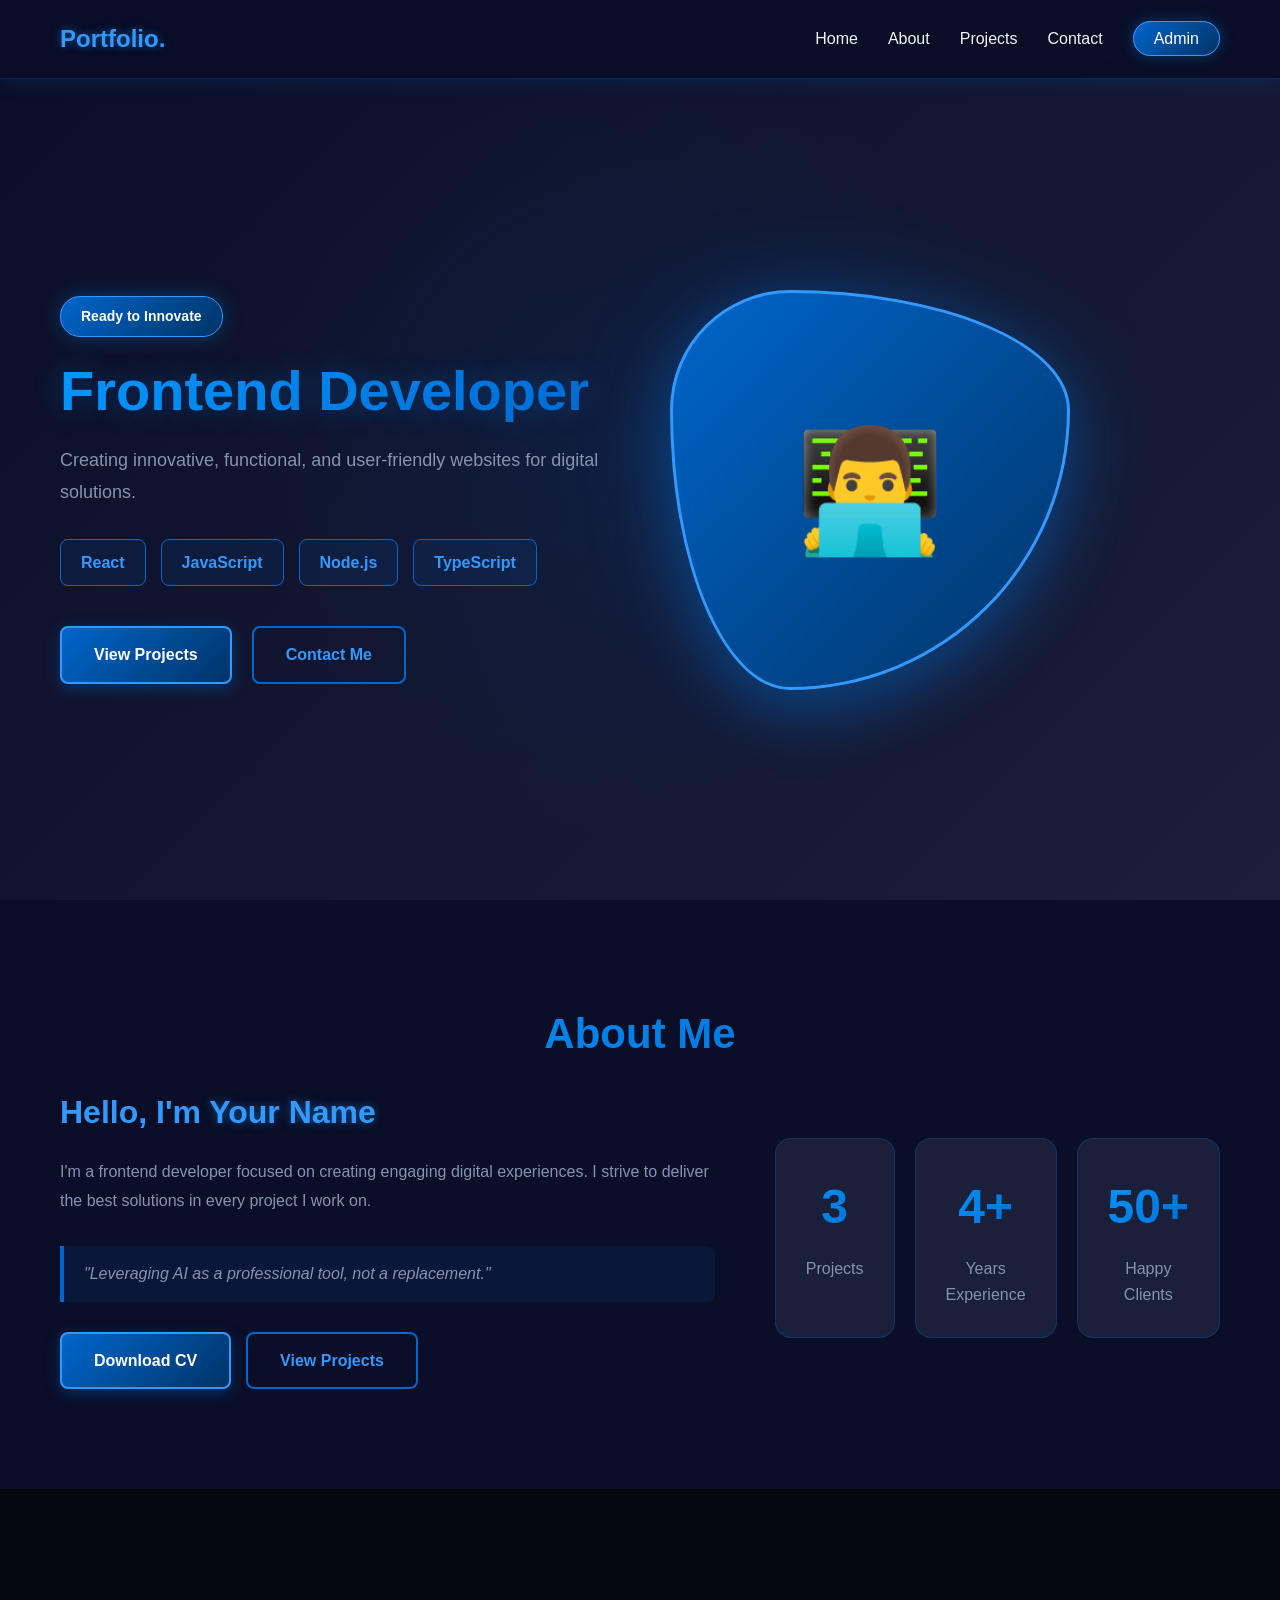
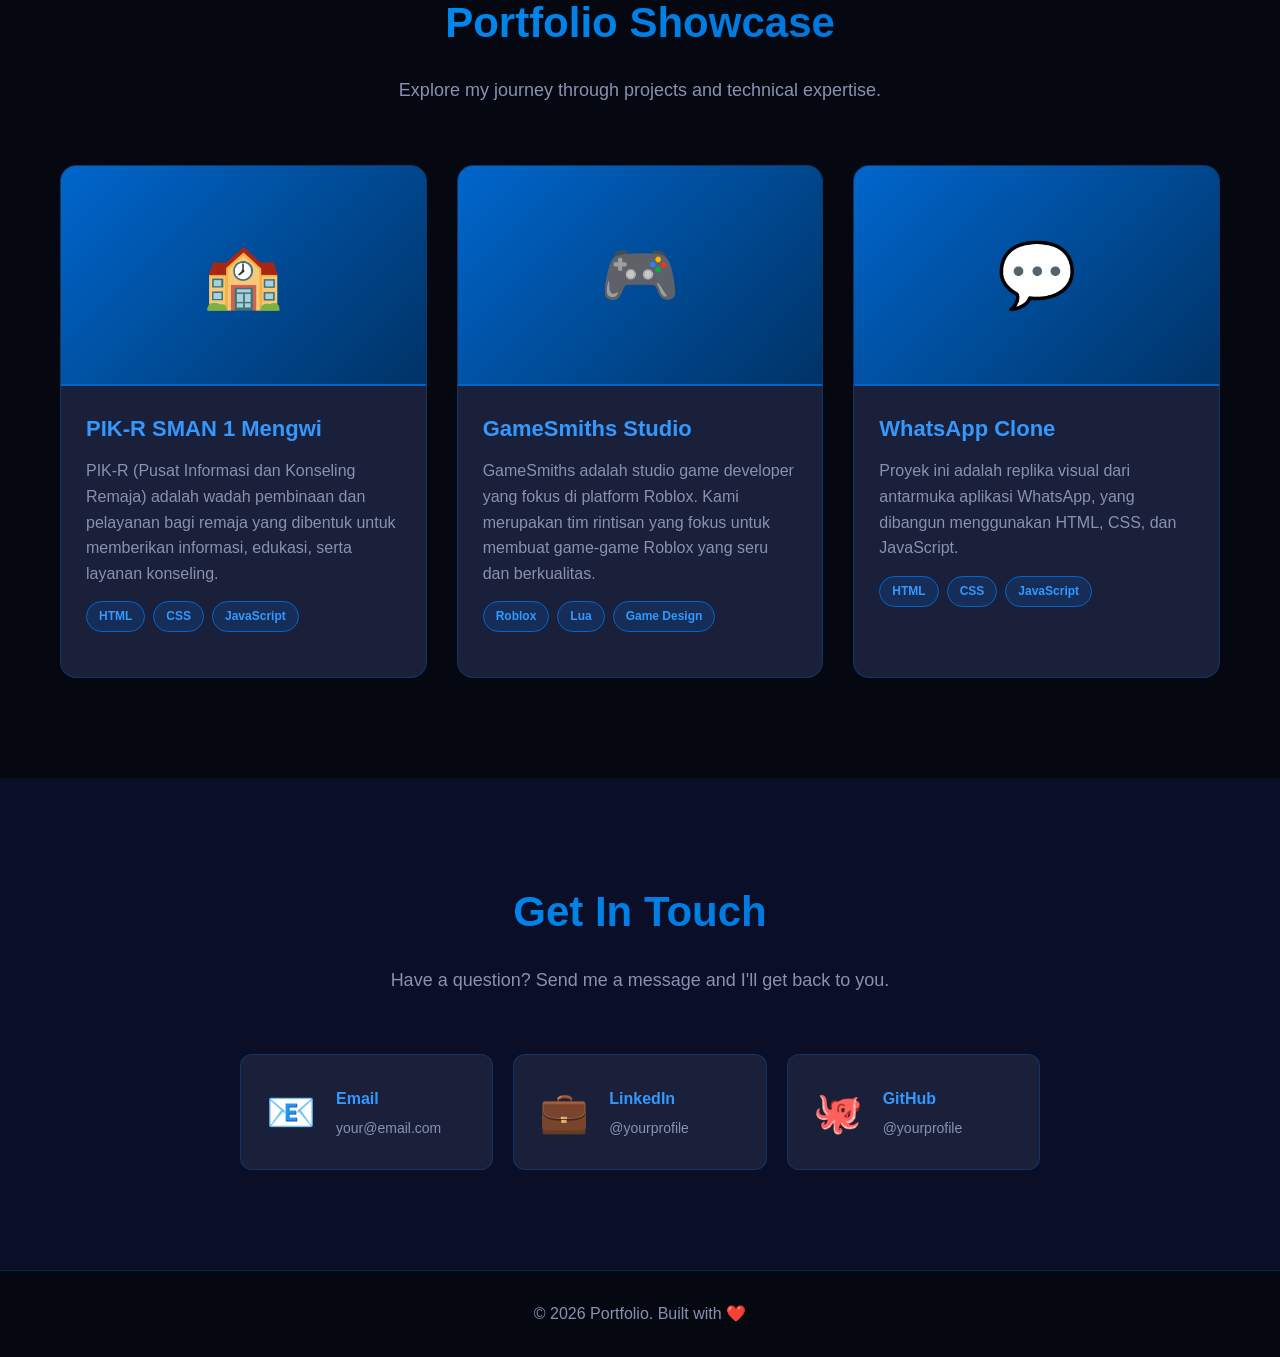
<file: index.html>
<!DOCTYPE html>
<html lang="ru">
<head>
  <meta charset="UTF-8">
  <meta name="viewport" content="width=device-width, initial-scale=1.0">
  <title>Portfolio - Frontend Developer</title>
  <link rel="stylesheet" href="style.css">
</head>
<body>
  <!-- Navigation -->
  <nav class="navbar">
    <div class="container">
      <a href="#" class="logo">Portfolio.</a>
      <ul class="nav-links">
        <li><a href="#home">Home</a></li>
        <li><a href="#about">About</a></li>
        <li><a href="#projects">Projects</a></li>
        <li><a href="#contact">Contact</a></li>
        <li><a href="admin.html" class="btn-admin">Admin</a></li>
      </ul>
      <div class="burger">
        <span></span><span></span><span></span>
      </div>
    </div>
  </nav>

  <!-- Hero Section -->
  <section id="home" class="hero">
    <div class="container">
      <div class="hero-content">
        <span class="greeting">Ready to Innovate</span>
        <h1 class="title">Frontend Developer</h1>
        <p class="subtitle">Creating innovative, functional, and user-friendly websites for digital solutions.</p>
        <div class="tech-stack">
          <span class="tech-item">React</span>
          <span class="tech-item">JavaScript</span>
          <span class="tech-item">Node.js</span>
          <span class="tech-item">TypeScript</span>
        </div>
        <div class="hero-buttons">
          <a href="#projects" class="btn btn-primary">View Projects</a>
          <a href="#contact" class="btn btn-secondary">Contact Me</a>
        </div>
      </div>
      <div class="hero-image">
        <div class="profile-placeholder">👨‍💻</div>
      </div>
    </div>
  </section>
  <!-- About Section -->
  <section id="about" class="about">
    <div class="container">
      <h2 class="section-title">About Me</h2>
      <div class="about-content">
        <div class="about-text">
          <h3>Hello, I'm <span class="highlight">Your Name</span></h3>
          <p>I'm a frontend developer focused on creating engaging digital experiences. I strive to deliver the best solutions in every project I work on.</p>
          <blockquote>"Leveraging AI as a professional tool, not a replacement."</blockquote>
          <div class="about-buttons">
            <a href="#" class="btn btn-primary">Download CV</a>
            <a href="#projects" class="btn btn-outline">View Projects</a>
          </div>
        </div>
        <div class="stats">
          <div class="stat-card">
            <h3 id="projectCount">0</h3>
            <p>Projects</p>
          </div>
          <div class="stat-card">
            <h3>4+</h3>
            <p>Years Experience</p>
          </div>
          <div class="stat-card">
            <h3>50+</h3>
            <p>Happy Clients</p>
          </div>
        </div>
      </div>
    </div>
  </section>

  <!-- Projects Section -->
  <section id="projects" class="projects">
    <div class="container">
      <h2 class="section-title">Portfolio Showcase</h2>
      <p class="section-subtitle">Explore my journey through projects and technical expertise.</p>
      <div id="projectsGrid" class="projects-grid">
        <!-- Projects loaded via JS -->
      </div>
    </div>
  </section>

  <!-- Contact Section -->
  <section id="contact" class="contact">
    <div class="container">
      <h2 class="section-title">Get In Touch</h2>
      <p class="section-subtitle">Have a question? Send me a message and I'll get back to you.</p>
      
      <div class="contact-content">        <div class="social-links">
          <a href="mailto:your@email.com" class="social-card">
            <span class="social-icon">📧</span>
            <div>
              <h4>Email</h4>
              <p>your@email.com</p>
            </div>
          </a>
          <a href="#" class="social-card">
            <span class="social-icon">💼</span>
            <div>
              <h4>LinkedIn</h4>
              <p>@yourprofile</p>
            </div>
          </a>
          <a href="#" class="social-card">
            <span class="social-icon">🐙</span>
            <div>
              <h4>GitHub</h4>
              <p>@yourprofile</p>
            </div>
          </a>
        </div>
      </div>
    </div>
  </section>

  <!-- Footer -->
  <footer class="footer">
    <div class="container">
      <p>&copy; <span id="year"></span> Portfolio. Built with ❤️</p>
    </div>
  </footer>

  <script src="script.js"></script>
</body>
  </html>
</file>
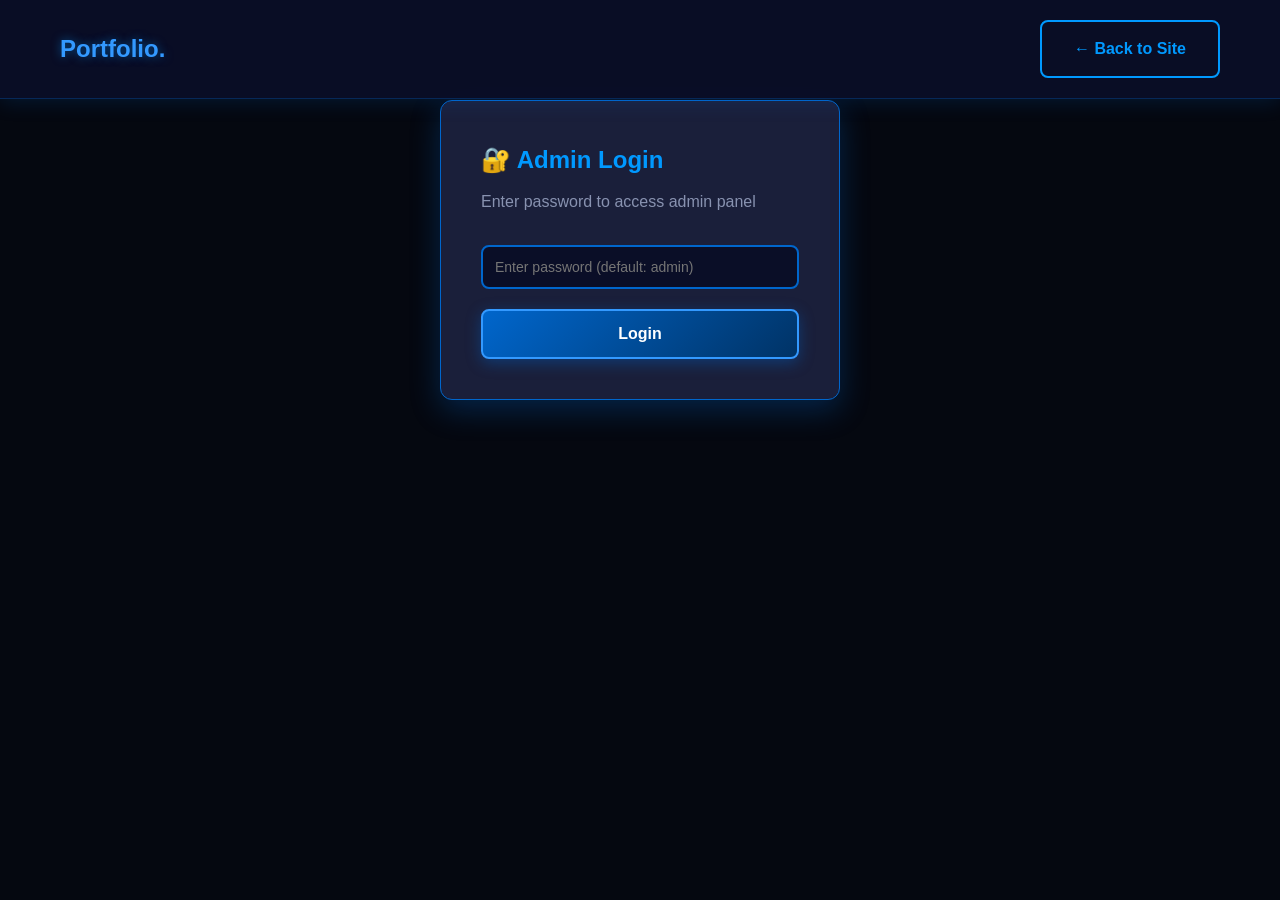
<file: admin.html>
<!DOCTYPE html>
<html lang="ru">
<head>
  <meta charset="UTF-8">
  <meta name="viewport" content="width=device-width, initial-scale=1.0">
  <title>Admin Panel - Portfolio</title>
  <link rel="stylesheet" href="style.css">
  <style>
    .admin-container { max-width: 1200px; margin: 100px auto; padding: 20px; }
    .login-box { max-width: 400px; margin: 100px auto; padding: 40px; background: #1a1f3a; border-radius: 12px; box-shadow: 0 10px 30px rgba(0, 102, 204, 0.3); border: 1px solid #0066cc; }
    .admin-panel { display: none; }
    .form-group { margin-bottom: 20px; }
    .form-group label { display: block; margin-bottom: 8px; font-weight: 600; color: #0099ff; }
    .form-group input, .form-group textarea { width: 100%; padding: 12px; border: 2px solid #0066cc; border-radius: 8px; font-size: 14px; background: #0a0e27; color: #f0f4f8; }
    .form-group textarea { min-height: 120px; resize: vertical; }
    .btn-group { display: flex; gap: 10px; flex-wrap: wrap; margin-top: 20px; }
    .projects-list { margin-top: 40px; }
    .project-item { background: #1a1f3a; padding: 20px; border-radius: 8px; margin-bottom: 15px; display: flex; justify-content: space-between; align-items: center; box-shadow: 0 2px 10px rgba(0, 102, 204, 0.2); border: 1px solid #0066cc; }
    .project-info h4 { margin-bottom: 5px; color: #0099ff; }
    .project-info p { color: #8892b0; font-size: 14px; }
    .btn-delete { background: #ef4444; color: white; border: none; padding: 8px 16px; border-radius: 6px; cursor: pointer; }
    .btn-edit { background: #3b82f6; color: white; border: none; padding: 8px 16px; border-radius: 6px; cursor: pointer; margin-right: 8px; }
    .export-section { background: #0a0e27; padding: 30px; border-radius: 12px; margin-top: 40px; border-left: 4px solid #0066cc; border: 1px solid #0066cc; }
    .export-section h3 { margin-bottom: 15px; color: #0099ff; }
    .export-section textarea { width: 100%; min-height: 200px; padding: 15px; border: 2px solid #0066cc; border-radius: 8px; font-family: monospace; font-size: 12px; margin-bottom: 15px; background: #1a1f3a; color: #f0f4f8; }
    .alert { padding: 12px 20px; border-radius: 8px; margin-bottom: 20px; }
    .alert-success { background: rgba(16, 185, 129, 0.2); color: #10b981; border: 1px solid #10b981; }
    .alert-error { background: rgba(239, 68, 68, 0.2); color: #ef4444; border: 1px solid #ef4444; }
    .back-link { display: inline-block; margin-bottom: 30px; color: #0099ff; text-decoration: none; }
    .back-link:hover { text-decoration: underline; }
  </style>
</head>
<body>
  <nav class="navbar">
    <div class="container">
      <a href="index.html" class="logo">Portfolio.</a>
      <a href="index.html" class="btn btn-outline" style="margin-left: auto; border-color: #0099ff; color: #0099ff;">← Back to Site</a>
    </div>
  </nav>

  <!-- Login Box -->
  <div id="loginBox" class="login-box">
    <h2 style="margin-bottom: 10px; color: #0099ff;">🔐 Admin Login</h2>
    <p style="color: #8892b0; margin-bottom: 30px;">Enter password to access admin panel</p>
    <div class="form-group">
      <input type="password" id="passwordInput" placeholder="Enter password (default: admin)">
    </div>
    <button id="loginBtn" class="btn btn-primary" style="width: 100%;">Login</button>
    <div id="loginError" class="alert alert-error" style="display: none; margin-top: 15px;">Wrong password!</div>
  </div>
  <!-- Admin Panel -->
  <div id="adminPanel" class="admin-container admin-panel">
    <a href="index.html" class="back-link">← Back to Site</a>
    <h2 style="margin-bottom: 30px; color: #0099ff;">🛠 Admin Dashboard</h2>
    
    <!-- Add/Edit Project Form -->
    <div class="export-section">
      <h3 id="formTitle">➕ Add New Project</h3>
      <form id="projectForm">
        <input type="hidden" id="editIndex">
        <div class="form-group">
          <label>Project Title *</label>
          <input type="text" id="projectTitle" required placeholder="Example: My Awesome Project">
        </div>
        <div class="form-group">
          <label>Description *</label>
          <textarea id="projectDesc" required placeholder="Project description..."></textarea>
        </div>
        <div class="form-group">
          <label>Tech Stack (comma separated)</label>
          <input type="text" id="projectTech" placeholder="HTML, CSS, JavaScript">
        </div>
        <div class="form-group">
          <label>Image Emoji or URL</label>
          <input type="text" id="projectImage" placeholder="🚀 or https://example.com/image.jpg">
        </div>
        <div class="form-group">
          <label>Live Demo URL</label>
          <input type="url" id="projectLive" placeholder="https://yoursite.com">
        </div>
        <div class="form-group">
          <label>GitHub URL</label>
          <input type="url" id="projectGithub" placeholder="https://github.com/username/repo">
        </div>
        <div class="btn-group">
          <button type="submit" class="btn btn-primary" id="saveBtn">💾 Save Project</button>
          <button type="button" id="cancelBtn" class="btn btn-outline" style="display: none; border-color: #0099ff; color: #0099ff;">❌ Cancel</button>
        </div>
      </form>
    </div>

    <!-- Projects List -->
    <div class="projects-list">
      <h3 style="margin-bottom: 20px; color: #0099ff;">📋 Projects List (<span id="totalCount">0</span>)</h3>
      <div id="projectsList"></div>
    </div>

    <!-- Export/Import Section -->
    <div class="export-section">      <h3>📦 Export / Import Data</h3>
      <p style="margin-bottom: 15px; color: #8892b0;">
        <strong>How to use:</strong><br>
        1. Click "Copy JSON" to backup your data<br>
        2. To restore, paste JSON below and click "Import Data"
      </p>
      <textarea id="jsonExport" readonly></textarea>
      <div class="btn-group">
        <button id="copyJsonBtn" class="btn btn-primary">📋 Copy JSON</button>
        <button id="importJsonBtn" class="btn btn-secondary" style="background: #0066cc; color: white; border: none; padding: 14px 32px; border-radius: 8px; cursor: pointer;">📥 Import Data</button>
        <button id="clearAllBtn" class="btn btn-delete">🗑️ Clear All</button>
      </div>
    </div>
  </div>

  <script src="admin.js"></script>
</body>
</html>
</file>
<file: style.css>
/* Base Styles - Blue-Black Theme */
:root {
  --primary: #0066cc;
  --primary-dark: #0052a3;
  --primary-light: #3399ff;
  --secondary: #003366;
  --accent: #0099ff;
  --dark: #0a0e27;
  --dark-light: #1a1f3a;
  --darker: #050810;
  --light: #f0f4f8;
  --gray: #8892b0;
  --gradient: linear-gradient(135deg, #0066cc 0%, #003366 100%);
  --gradient-hero: linear-gradient(135deg, #0a0e27 0%, #1a1f3a 100%);
}

* {
  margin: 0;
  padding: 0;
  box-sizing: border-box;
}

body {
  font-family: 'Segoe UI', Tahoma, Geneva, Verdana, sans-serif;
  line-height: 1.6;
  color: var(--light);
  background: var(--darker);
  overflow-x: hidden;
}

.container {
  max-width: 1200px;
  margin: 0 auto;
  padding: 0 20px;
}

/* Navigation */
.navbar {
  position: fixed;
  top: 0;
  width: 100%;
  background: rgba(10, 14, 39, 0.95);
  backdrop-filter: blur(10px);
  box-shadow: 0 2px 20px rgba(0, 102, 204, 0.2);
  z-index: 1000;
  padding: 20px 0;
  border-bottom: 1px solid rgba(0, 102, 204, 0.3);
}

.navbar .container {  display: flex;
  justify-content: space-between;
  align-items: center;
}

.logo {
  font-size: 24px;
  font-weight: 700;
  color: var(--primary-light);
  text-decoration: none;
  text-shadow: 0 0 10px rgba(0, 153, 255, 0.5);
}

.nav-links {
  display: flex;
  list-style: none;
  gap: 30px;
  align-items: center;
}

.nav-links a {
  text-decoration: none;
  color: var(--light);
  font-weight: 500;
  transition: all 0.3s;
  position: relative;
}

.nav-links a:hover {
  color: var(--primary-light);
}

.nav-links a::after {
  content: '';
  position: absolute;
  bottom: -5px;
  left: 0;
  width: 0;
  height: 2px;
  background: var(--primary-light);
  transition: width 0.3s;
}

.nav-links a:hover::after {
  width: 100%;
}

.btn-admin {
  background: var(--gradient);
  color: white !important;  padding: 8px 20px;
  border-radius: 20px;
  border: 1px solid var(--primary-light);
  box-shadow: 0 0 15px rgba(0, 153, 255, 0.3);
}

.burger {
  display: none;
  flex-direction: column;
  gap: 5px;
  cursor: pointer;
}

.burger span {
  width: 25px;
  height: 3px;
  background: var(--primary-light);
  border-radius: 3px;
  transition: 0.3s;
}

/* Hero Section */
.hero {
  min-height: 100vh;
  display: flex;
  align-items: center;
  padding-top: 80px;
  background: var(--gradient-hero);
  position: relative;
  overflow: hidden;
}

.hero::before {
  content: '';
  position: absolute;
  top: 0;
  left: 0;
  right: 0;
  bottom: 0;
  background: radial-gradient(circle at 50% 50%, rgba(0, 102, 204, 0.1) 0%, transparent 50%);
  pointer-events: none;
}

.hero .container {
  display: grid;
  grid-template-columns: 1fr 1fr;
  gap: 60px;
  align-items: center;
  position: relative;
  z-index: 1;}

.greeting {
  display: inline-block;
  background: var(--gradient);
  color: white;
  padding: 8px 20px;
  border-radius: 20px;
  font-size: 14px;
  font-weight: 600;
  margin-bottom: 20px;
  border: 1px solid var(--primary-light);
  box-shadow: 0 0 20px rgba(0, 153, 255, 0.3);
}

.title {
  font-size: 56px;
  font-weight: 800;
  line-height: 1.2;
  margin-bottom: 20px;
  background: linear-gradient(135deg, #0099ff 0%, #0066cc 100%);
  -webkit-background-clip: text;
  -webkit-text-fill-color: transparent;
  background-clip: text;
  text-shadow: 0 0 30px rgba(0, 153, 255, 0.3);
}

.subtitle {
  font-size: 18px;
  color: var(--gray);
  margin-bottom: 30px;
  line-height: 1.8;
}

.tech-stack {
  display: flex;
  gap: 15px;
  flex-wrap: wrap;
  margin-bottom: 40px;
}

.tech-item {
  background: rgba(0, 102, 204, 0.1);
  border: 1px solid var(--primary);
  color: var(--primary-light);
  padding: 10px 20px;
  border-radius: 8px;
  font-weight: 600;
  transition: all 0.3s;
}
.tech-item:hover {
  background: rgba(0, 102, 204, 0.2);
  transform: translateY(-2px);
  box-shadow: 0 5px 15px rgba(0, 153, 255, 0.3);
}

.hero-buttons {
  display: flex;
  gap: 20px;
}

.btn {
  display: inline-block;
  padding: 14px 32px;
  border-radius: 8px;
  text-decoration: none;
  font-weight: 600;
  transition: all 0.3s;
  border: none;
  cursor: pointer;
  font-size: 16px;
}

.btn-primary {
  background: var(--gradient);
  color: white;
  border: 2px solid var(--primary-light);
  box-shadow: 0 4px 15px rgba(0, 102, 204, 0.4);
}

.btn-primary:hover {
  transform: translateY(-2px);
  box-shadow: 0 6px 25px rgba(0, 153, 255, 0.5);
}

.btn-secondary {
  background: transparent;
  color: var(--primary-light);
  border: 2px solid var(--primary);
}

.btn-secondary:hover {
  background: rgba(0, 102, 204, 0.1);
  transform: translateY(-2px);
}

.btn-outline {
  background: transparent;
  color: var(--primary-light);  border: 2px solid var(--primary);
}

.btn-outline:hover {
  background: rgba(0, 102, 204, 0.1);
}

.profile-placeholder {
  width: 400px;
  height: 400px;
  background: var(--gradient);
  border-radius: 30% 70% 70% 30% / 30% 30% 70% 70%;
  display: flex;
  align-items: center;
  justify-content: center;
  font-size: 120px;
  animation: morph 8s ease-in-out infinite;
  box-shadow: 0 20px 60px rgba(0, 102, 204, 0.4), 0 0 100px rgba(0, 153, 255, 0.2);
  border: 3px solid var(--primary-light);
}

@keyframes morph {
  0%, 100% { border-radius: 30% 70% 70% 30% / 30% 30% 70% 70%; }
  50% { border-radius: 70% 30% 30% 70% / 70% 70% 30% 30%; }
}

/* About Section */
.about {
  padding: 100px 0;
  background: var(--dark);
}

.section-title {
  font-size: 42px;
  text-align: center;
  margin-bottom: 20px;
  background: linear-gradient(135deg, #0099ff 0%, #0066cc 100%);
  -webkit-background-clip: text;
  -webkit-text-fill-color: transparent;
  background-clip: text;
}

.section-subtitle {
  text-align: center;
  color: var(--gray);
  margin-bottom: 60px;
  font-size: 18px;
}

.about-content {  display: grid;
  grid-template-columns: 1.5fr 1fr;
  gap: 60px;
  align-items: center;
}

.about-text h3 {
  font-size: 32px;
  margin-bottom: 20px;
  color: var(--primary-light);
}

.highlight {
  color: var(--primary-light);
  text-shadow: 0 0 10px rgba(0, 153, 255, 0.5);
}

.about-text p {
  color: var(--gray);
  margin-bottom: 20px;
  line-height: 1.8;
}

.about-text blockquote {
  border-left: 4px solid var(--primary);
  padding-left: 20px;
  margin: 30px 0;
  font-style: italic;
  color: var(--gray);
  background: rgba(0, 102, 204, 0.1);
  padding: 15px 20px;
  border-radius: 0 8px 8px 0;
}

.about-buttons {
  display: flex;
  gap: 15px;
  margin-top: 30px;
}

.stats {
  display: grid;
  grid-template-columns: repeat(3, 1fr);
  gap: 20px;
}

.stat-card {
  background: var(--dark-light);
  padding: 30px;
  border-radius: 16px;  text-align: center;
  transition: all 0.3s;
  border: 1px solid rgba(0, 102, 204, 0.3);
}

.stat-card:hover {
  transform: translateY(-5px);
  box-shadow: 0 10px 30px rgba(0, 102, 204, 0.3);
  border-color: var(--primary-light);
}

.stat-card h3 {
  font-size: 48px;
  background: linear-gradient(135deg, #0099ff 0%, #0066cc 100%);
  -webkit-background-clip: text;
  -webkit-text-fill-color: transparent;
  background-clip: text;
  margin-bottom: 10px;
}

.stat-card p {
  color: var(--gray);
  font-weight: 500;
}

/* Projects Section */
.projects {
  padding: 100px 0;
  background: var(--darker);
}

.projects-grid {
  display: grid;
  grid-template-columns: repeat(auto-fill, minmax(350px, 1fr));
  gap: 30px;
}

.project-card {
  background: var(--dark-light);
  border-radius: 16px;
  overflow: hidden;
  border: 1px solid rgba(0, 102, 204, 0.3);
  transition: all 0.3s;
}

.project-card:hover {
  transform: translateY(-10px);
  box-shadow: 0 12px 40px rgba(0, 102, 204, 0.4);
  border-color: var(--primary-light);
}
.project-image {
  width: 100%;
  height: 220px;
  background: var(--gradient);
  display: flex;
  align-items: center;
  justify-content: center;
  font-size: 64px;
  border-bottom: 2px solid var(--primary);
}

.project-content {
  padding: 25px;
}

.project-content h3 {
  font-size: 22px;
  margin-bottom: 12px;
  color: var(--primary-light);
}

.project-content p {
  color: var(--gray);
  margin-bottom: 15px;
  line-height: 1.6;
}

.project-tech {
  display: flex;
  gap: 8px;
  flex-wrap: wrap;
  margin-bottom: 20px;
}

.tech-tag {
  background: rgba(0, 102, 204, 0.2);
  color: var(--primary-light);
  padding: 5px 12px;
  border-radius: 20px;
  font-size: 12px;
  font-weight: 600;
  border: 1px solid var(--primary);
}

.project-links {
  display: flex;
  gap: 10px;
}
.project-links a {
  flex: 1;
  text-align: center;
  padding: 10px;
  border-radius: 8px;
  text-decoration: none;
  font-weight: 600;
  font-size: 14px;
  transition: all 0.3s;
}

.link-live {
  background: var(--gradient);
  color: white;
  border: 1px solid var(--primary-light);
}

.link-github {
  background: transparent;
  color: var(--primary-light);
  border: 1px solid var(--primary);
}

.project-links a:hover {
  transform: translateY(-2px);
  box-shadow: 0 5px 15px rgba(0, 102, 204, 0.4);
}

/* Contact Section */
.contact {
  padding: 100px 0;
  background: var(--dark);
}

.social-links {
  display: grid;
  grid-template-columns: repeat(auto-fit, minmax(250px, 1fr));
  gap: 20px;
  max-width: 800px;
  margin: 0 auto;
}

.social-card {
  display: flex;
  align-items: center;
  gap: 20px;
  background: var(--dark-light);
  padding: 25px;
  border-radius: 12px;
  text-decoration: none;  color: var(--light);
  transition: all 0.3s;
  border: 1px solid rgba(0, 102, 204, 0.3);
}

.social-card:hover {
  transform: translateY(-5px);
  box-shadow: 0 10px 30px rgba(0, 102, 204, 0.3);
  border-color: var(--primary-light);
  background: var(--darker);
}

.social-icon {
  font-size: 40px;
}

.social-card h4 {
  margin-bottom: 5px;
  color: var(--primary-light);
}

.social-card p {
  color: var(--gray);
  font-size: 14px;
}

/* Footer */
.footer {
  background: var(--darker);
  color: var(--gray);
  text-align: center;
  padding: 30px 0;
  border-top: 1px solid rgba(0, 102, 204, 0.3);
}

/* Mobile Responsive */
@media (max-width: 768px) {
  .nav-links {
    position: fixed;
    top: 70px;
    left: 0;
    width: 100%;
    background: var(--dark);
    flex-direction: column;
    padding: 30px;
    box-shadow: 0 10px 30px rgba(0, 0, 0, 0.5);
    transform: translateX(100%);
    transition: transform 0.3s;
    border-top: 1px solid var(--primary);
  }  
  .nav-links.active {
    transform: translateX(0);
  }
  
  .burger {
    display: flex;
  }
  
  .hero .container,
  .about-content {
    grid-template-columns: 1fr;
  }
  
  .title {
    font-size: 36px;
  }
  
  .profile-placeholder {
    width: 250px;
    height: 250px;
    font-size: 80px;
    order: -1;
  }
  
  .stats {
    grid-template-columns: 1fr;
  }
  
  .projects-grid {
    grid-template-columns: 1fr;
  }
  
  .hero-buttons,
  .about-buttons {
    flex-direction: column;
  }
  
  .btn {
    width: 100%;
    text-align: center;
  }
  }
</file>
